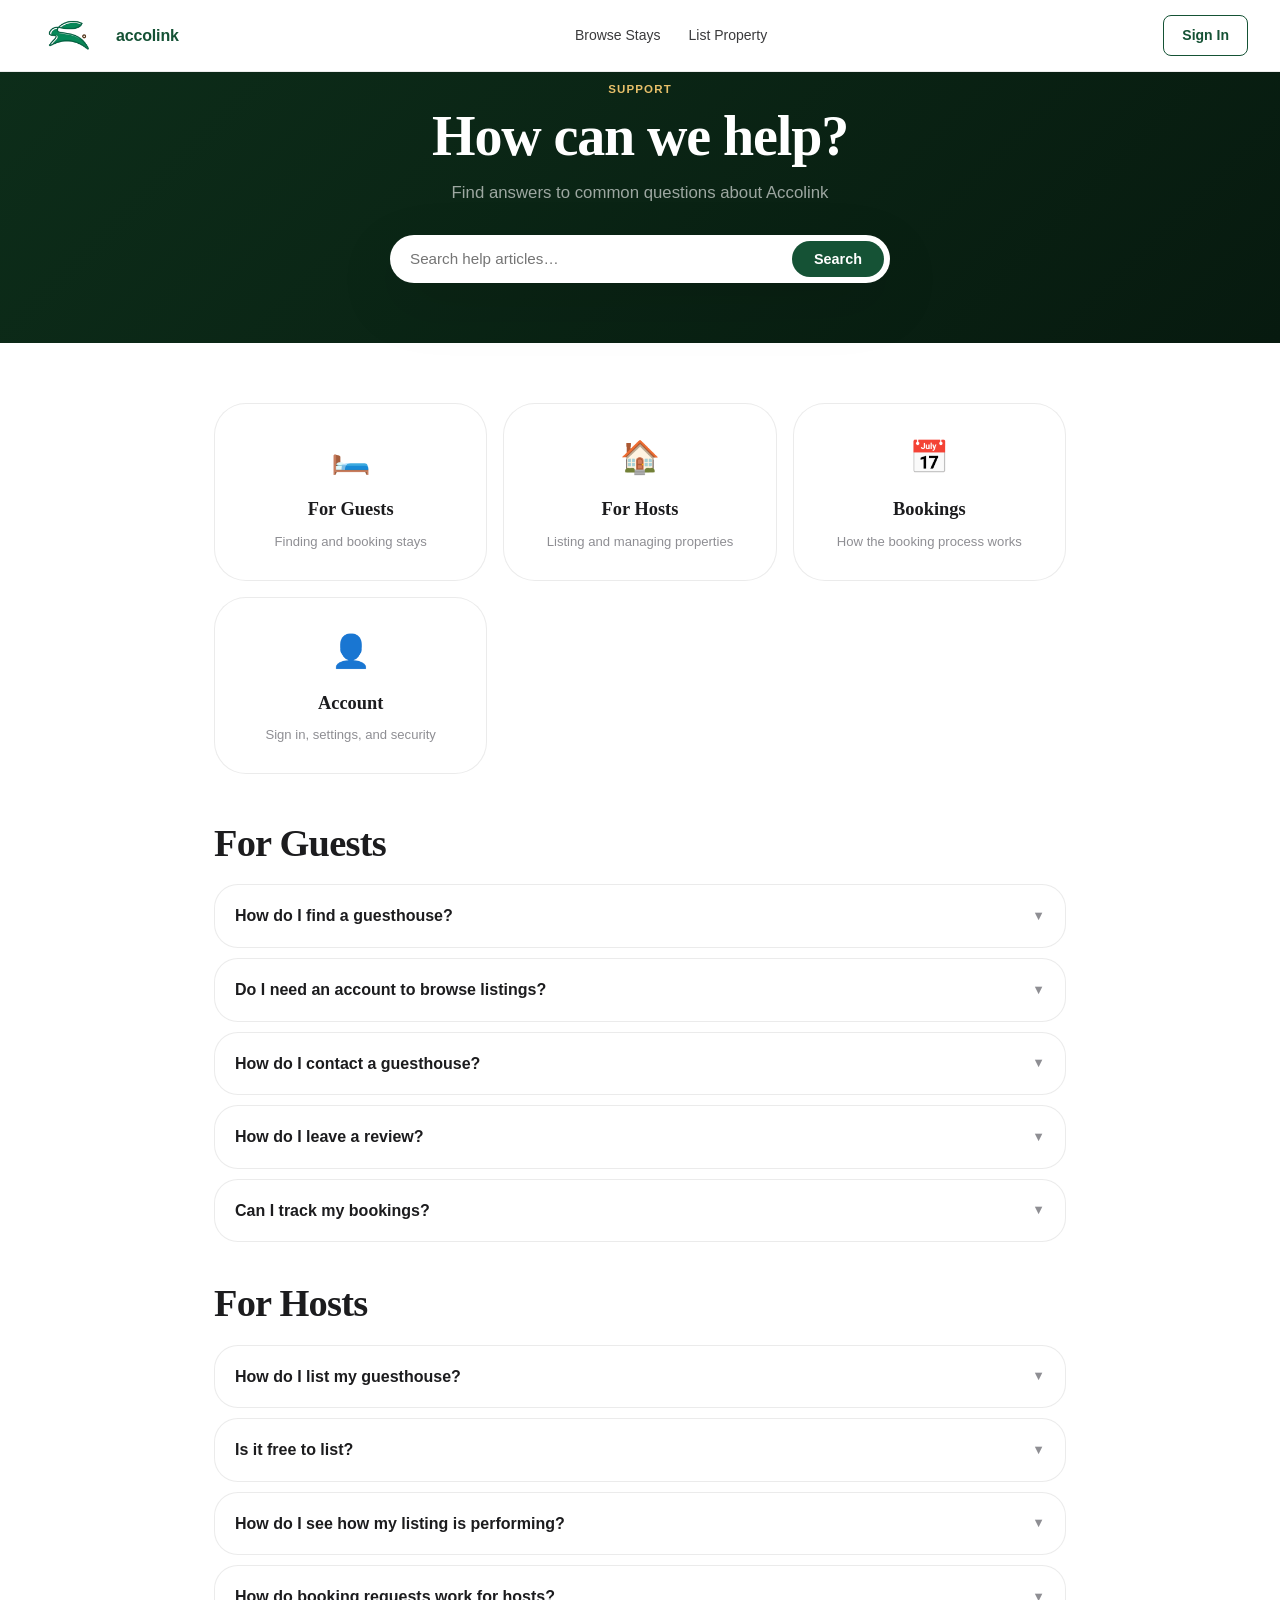
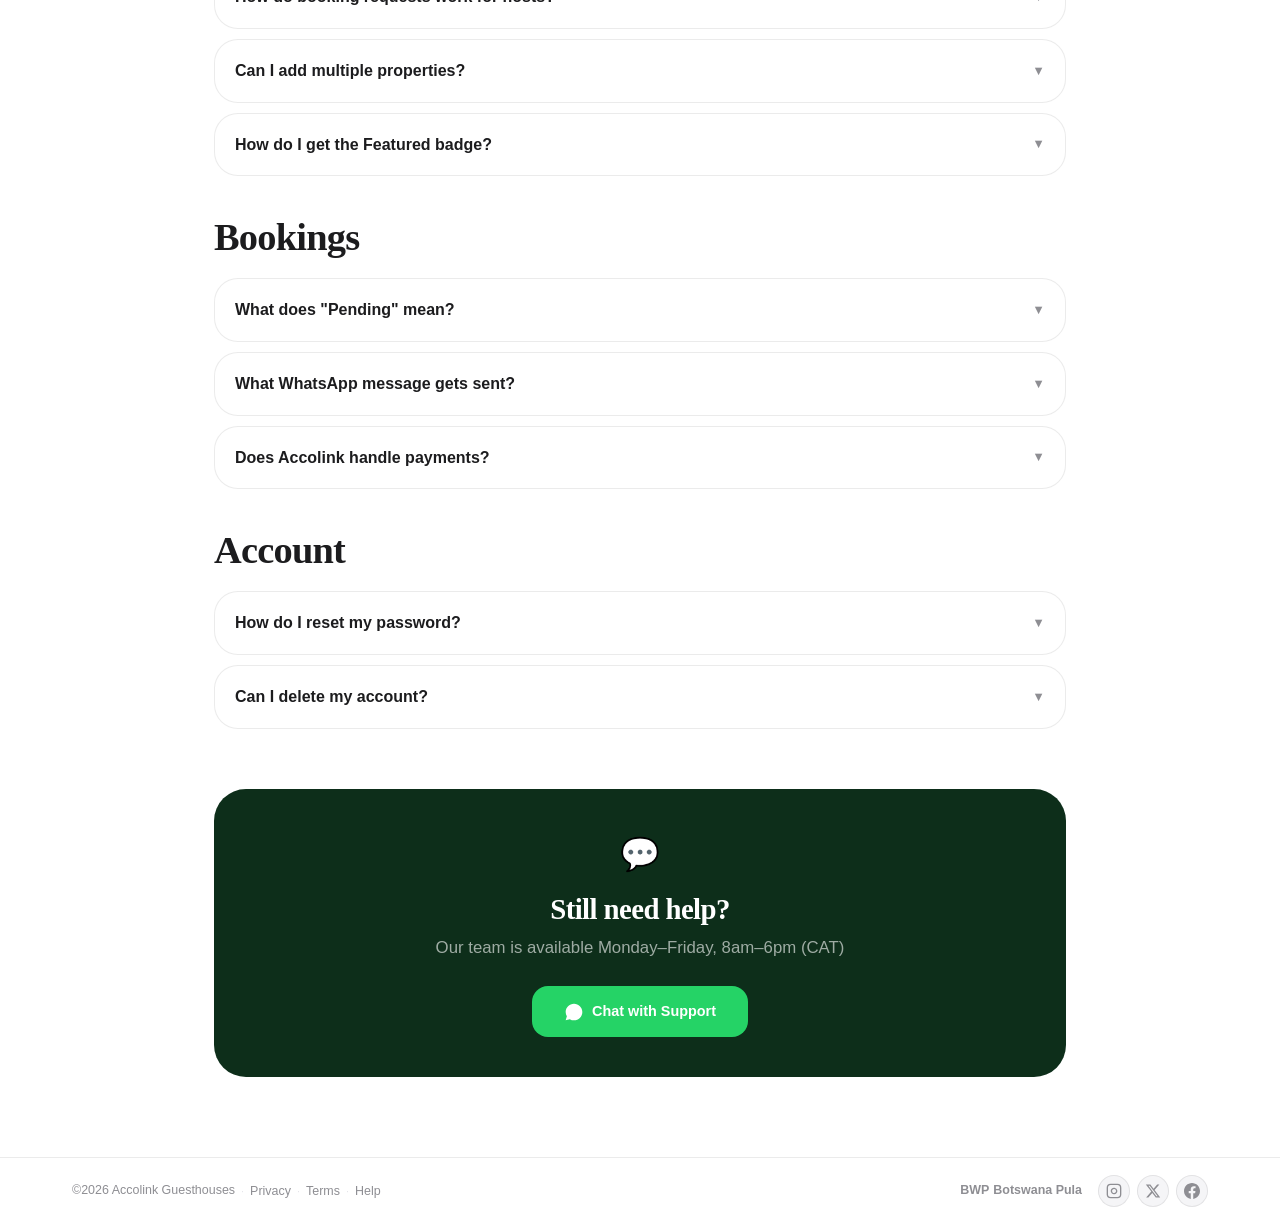
<file: help.html>
<!DOCTYPE html>
<html lang="en">
<head>
  <meta charset="UTF-8">
  <meta name="viewport" content="width=device-width, initial-scale=1.0">
  <title>Help Centre — Accolink</title>
  <link rel="icon" type="image/png" href="/favicon-96x96.png?v=20260430" sizes="96x96">
  <link rel="shortcut icon" href="/favicon.ico?v=20260430">
  <link rel="stylesheet" href="/css/style.css">
  <style>
    .faq-item {
      background: white; border-radius: var(--r-lg);
      border: 1px solid var(--border); margin-bottom: 10px;
      overflow: hidden;
    }
    .faq-q {
      padding: 18px 20px; font-weight: 600; cursor: pointer;
      display: flex; align-items: center; justify-content: space-between;
      color: var(--ink); transition: background var(--t);
    }
    .faq-q:hover { background: var(--cream); }
    .faq-chevron { font-size: .8rem; color: var(--ink-lt); transition: transform .3s; }
    .faq-item.open .faq-chevron { transform: rotate(180deg); }
    .faq-a {
      padding: 0 20px; max-height: 0; overflow: hidden;
      transition: max-height .4s ease, padding .3s ease;
      color: var(--ink-mid); line-height: 1.7; font-size: .9rem;
    }
    .faq-item.open .faq-a { max-height: 400px; padding: 0 20px 18px; }

    .help-hero {
      background: linear-gradient(135deg, var(--g800), var(--g900));
      padding: 80px 24px 60px; text-align: center;
    }
    .help-search {
      max-width: 500px; margin: 28px auto 0;
      display: flex; background: white; border-radius: var(--r-xl);
      padding: 6px 6px 6px 20px; box-shadow: var(--sh-lg);
    }
    .help-search input {
      flex: 1; border: none; outline: none;
      font-size: .95rem; color: var(--ink); background: transparent;
    }
    .help-search button {
      background: var(--g700); color: white;
      padding: 10px 22px; border-radius: var(--r-lg);
      font-weight: 700; font-size: .9rem;
    }

    .help-cards {
      display: grid; grid-template-columns: repeat(auto-fill, minmax(220px, 1fr));
      gap: 16px; margin-bottom: 48px;
    }
    .help-card {
      background: white; border-radius: var(--r-xl);
      padding: 28px 24px; border: 1px solid var(--border);
      text-align: center; cursor: pointer; transition: all var(--t);
    }
    .help-card:hover { box-shadow: var(--sh-md); transform: translateY(-4px); }
    .help-card-icon { font-size: 2rem; margin-bottom: 12px; }
    .help-card-title { font-family: 'Cormorant Garamond', serif; font-size: 1.15rem; font-weight: 700; margin-bottom: 6px; }
    .help-card-sub { font-size: .82rem; color: var(--ink-lt); }
  </style>
</head>
<body>
<nav class="nav scrolled" style="background:white;border-bottom:1px solid var(--border)">
  <a href="/" class="nav-logo">
    <img src="/image/logo.png" alt="Accolink" onerror="this.style.display='none'">
    <span class="nav-logo-text">accolink</span>
  </a>
  <div class="nav-links">
    <a href="/">Browse Stays</a>
    <a href="/list-property.html">List Property</a>
  </div>
  <div style="display:flex;gap:10px">
    <a href="/auth.html" class="btn-ghost">Sign In</a>
  </div>
</nav>

<!-- Hero -->
<div class="help-hero">
  <p class="section-eyebrow" style="color:var(--gold-lt);margin-bottom:8px">Support</p>
  <h1 style="font-family:'Cormorant Garamond',serif;font-size:clamp(2rem,5vw,3.5rem);color:white;margin-bottom:12px">How can we help?</h1>
  <p style="color:rgba(255,255,255,.6);font-size:1.05rem">Find answers to common questions about Accolink</p>
  <div class="help-search">
    <input type="text" placeholder="Search help articles…" id="faqSearch" oninput="filterFAQ(this.value)">
    <button>Search</button>
  </div>
</div>

<div style="max-width:900px;margin:0 auto;padding:60px 24px 80px">

  <!-- Quick links -->
  <div class="help-cards">
    <div class="help-card" onclick="scrollToFAQ('guests')">
      <div class="help-card-icon">🛏️</div>
      <div class="help-card-title">For Guests</div>
      <div class="help-card-sub">Finding and booking stays</div>
    </div>
    <div class="help-card" onclick="scrollToFAQ('hosts')">
      <div class="help-card-icon">🏠</div>
      <div class="help-card-title">For Hosts</div>
      <div class="help-card-sub">Listing and managing properties</div>
    </div>
    <div class="help-card" onclick="scrollToFAQ('bookings')">
      <div class="help-card-icon">📅</div>
      <div class="help-card-title">Bookings</div>
      <div class="help-card-sub">How the booking process works</div>
    </div>
    <div class="help-card" onclick="scrollToFAQ('account')">
      <div class="help-card-icon">👤</div>
      <div class="help-card-title">Account</div>
      <div class="help-card-sub">Sign in, settings, and security</div>
    </div>
  </div>

  <!-- FAQ: Guests -->
  <h2 id="sec-guests" style="font-family:'Cormorant Garamond',serif;margin-bottom:20px">For Guests</h2>
  <div id="faqGuests">
    <div class="faq-item">
      <div class="faq-q" onclick="toggleFAQ(this)">How do I find a guesthouse? <span class="faq-chevron">▼</span></div>
      <div class="faq-a">Browse our listings on the home page. Use the search bar to filter by city and budget, or use the city cards to explore by destination. Click "Explore Guesthouse" on any listing to see full details, photos, amenities, and reviews.</div>
    </div>
    <div class="faq-item">
      <div class="faq-q" onclick="toggleFAQ(this)">Do I need an account to browse listings? <span class="faq-chevron">▼</span></div>
      <div class="faq-a">No — you can browse all listings, photos, amenities, and reviews without an account. However, you'll need a free Accolink account to contact a guesthouse or leave a review.</div>
    </div>
    <div class="faq-item">
      <div class="faq-q" onclick="toggleFAQ(this)">How do I contact a guesthouse? <span class="faq-chevron">▼</span></div>
      <div class="faq-a">Open any listing and click "WhatsApp" or "Call". WhatsApp will open with an automated message ready to send. The call button will dial the guesthouse directly. You'll need to be signed in to use these features so we can track your booking status.</div>
    </div>
    <div class="faq-item">
      <div class="faq-q" onclick="toggleFAQ(this)">How do I leave a review? <span class="faq-chevron">▼</span></div>
      <div class="faq-a">Sign in, open a guesthouse listing, and scroll down to the reviews section. Select a star rating, write your experience, and click "Submit Review". You can only leave one review per property.</div>
    </div>
    <div class="faq-item">
      <div class="faq-q" onclick="toggleFAQ(this)">Can I track my bookings? <span class="faq-chevron">▼</span></div>
      <div class="faq-a">Yes. Go to your Dashboard after signing in. Under "Bookings" you'll see all your pending and confirmed booking requests. Once a guesthouse confirms, your booking status changes from Pending to Successful.</div>
    </div>
  </div>

  <!-- FAQ: Hosts -->
  <h2 id="sec-hosts" style="font-family:'Cormorant Garamond',serif;margin:40px 0 20px">For Hosts</h2>
  <div id="faqHosts">
    <div class="faq-item">
      <div class="faq-q" onclick="toggleFAQ(this)">How do I list my guesthouse? <span class="faq-chevron">▼</span></div>
      <div class="faq-a">Create a free account, then click "List Property" in the navigation. Follow the 5-step form: basic info → description & contact → amenities → photos → review & publish. Your listing goes live immediately.</div>
    </div>
    <div class="faq-item">
      <div class="faq-q" onclick="toggleFAQ(this)">Is it free to list? <span class="faq-chevron">▼</span></div>
      <div class="faq-a">Yes, listing your property on Accolink is completely free. We charge no commission or subscription fees. Our mission is to connect Botswana's guesthouses with travellers.</div>
    </div>
    <div class="faq-item">
      <div class="faq-q" onclick="toggleFAQ(this)">How do I see how my listing is performing? <span class="faq-chevron">▼</span></div>
      <div class="faq-a">Your Dashboard shows real-time analytics for each property: total views (how many people scrolled past your listing), clicks (how many opened your listing), booking requests (how many contacted you), ratings received, pending bookings, and successful bookings.</div>
    </div>
    <div class="faq-item">
      <div class="faq-q" onclick="toggleFAQ(this)">How do booking requests work for hosts? <span class="faq-chevron">▼</span></div>
      <div class="faq-a">When a guest contacts you via WhatsApp or Call, a booking is automatically logged as "Pending" in both dashboards. Once you've confirmed with the guest directly, go to your Bookings tab and click "Confirm" to mark it as Successful — or "Cancel" if unavailable.</div>
    </div>
    <div class="faq-item">
      <div class="faq-q" onclick="toggleFAQ(this)">Can I add multiple properties? <span class="faq-chevron">▼</span></div>
      <div class="faq-a">Yes. You can list as many properties as you own. Each property has its own analytics, booking tracker, and reviews. Access all your listings from the "My Properties" section of your dashboard.</div>
    </div>
    <div class="faq-item">
      <div class="faq-q" onclick="toggleFAQ(this)">How do I get the Featured badge? <span class="faq-chevron">▼</span></div>
      <div class="faq-a">Featured status is currently assigned by Accolink based on listing quality, photo count, review scores, and booking activity. Properties with complete profiles, great photos, and positive reviews are prioritised. Contact us to request a review.</div>
    </div>
  </div>

  <!-- FAQ: Bookings -->
  <h2 id="sec-bookings" style="font-family:'Cormorant Garamond',serif;margin:40px 0 20px">Bookings</h2>
  <div id="faqBookings">
    <div class="faq-item">
      <div class="faq-q" onclick="toggleFAQ(this)">What does "Pending" mean? <span class="faq-chevron">▼</span></div>
      <div class="faq-a">Pending means a guest has initiated contact via WhatsApp or phone, but neither party has confirmed the booking yet. Once you've spoken and agreed on dates, the host should click "Confirm" in their dashboard to mark it Successful.</div>
    </div>
    <div class="faq-item">
      <div class="faq-q" onclick="toggleFAQ(this)">What WhatsApp message gets sent? <span class="faq-chevron">▼</span></div>
      <div class="faq-a">The automated message reads: "Hello! I would like to enquire about availability at your guesthouse." This is prefilled in WhatsApp so the guest can send it immediately or customise it before sending.</div>
    </div>
    <div class="faq-item">
      <div class="faq-q" onclick="toggleFAQ(this)">Does Accolink handle payments? <span class="faq-chevron">▼</span></div>
      <div class="faq-a">No. Accolink facilitates introductions between guests and hosts. Payment arrangements are made directly between the two parties — cash, EFT, or any method you agree on.</div>
    </div>
  </div>

  <!-- FAQ: Account -->
  <h2 id="sec-account" style="font-family:'Cormorant Garamond',serif;margin:40px 0 20px">Account</h2>
  <div id="faqAccount">
    <div class="faq-item">
      <div class="faq-q" onclick="toggleFAQ(this)">How do I reset my password? <span class="faq-chevron">▼</span></div>
      <div class="faq-a">On the sign-in page, click "Forgot password?" and enter your email. You'll receive a reset link. If you don't see it, check your spam folder.</div>
    </div>
    <div class="faq-item">
      <div class="faq-q" onclick="toggleFAQ(this)">Can I delete my account? <span class="faq-chevron">▼</span></div>
      <div class="faq-a">Yes. Email us at support@accolinkguesthouses.com with the subject "Delete My Account" and we'll remove all your data within 7 business days.</div>
    </div>
  </div>

  <!-- Contact CTA -->
  <div style="background:var(--g800);border-radius:var(--r-xl);padding:40px;text-align:center;margin-top:60px">
    <div style="font-size:2rem;margin-bottom:14px">💬</div>
    <h2 style="font-family:'Cormorant Garamond',serif;color:white;font-size:1.8rem;margin-bottom:10px">Still need help?</h2>
    <p style="color:rgba(255,255,255,.6);margin-bottom:24px;font-size:1.05rem">Our team is available Monday–Friday, 8am–6pm (CAT)</p>
    <a href="https://wa.me/26771234567?text=Hi%20Accolink%20support%2C%20I%20need%20help%20with..." class="btn-whatsapp" target="_blank" rel="noopener" style="display:inline-flex;align-items:center;gap:8px;padding:14px 32px;border-radius:var(--r-md);text-decoration:none">
      <svg width="20" height="20" viewBox="0 0 24 24" fill="currentColor"><path d="M17.472 14.382c-.297-.149-1.758-.867-2.03-.967-.273-.099-.471-.148-.67.15-.197.297-.767.966-.94 1.164-.173.199-.347.223-.644.075-.297-.15-1.255-.463-2.39-1.475-.883-.788-1.48-1.761-1.653-2.059-.173-.297-.018-.458.13-.606.134-.133.298-.347.446-.52.149-.174.198-.298.298-.497.099-.198.05-.371-.025-.52-.075-.149-.669-1.612-.916-2.207-.242-.579-.487-.5-.669-.51-.173-.008-.371-.01-.57-.01-.198 0-.52.074-.792.372-.272.297-1.04 1.016-1.04 2.479 0 1.462 1.065 2.875 1.213 3.074.149.198 2.096 3.2 5.077 4.487.709.306 1.262.489 1.694.625.712.227 1.36.195 1.871.118.571-.085 1.758-.719 2.006-1.413.248-.694.248-1.289.173-1.413-.074-.124-.272-.198-.57-.347z"/><path d="M11.999 2C6.477 2 2 6.477 2 12c0 1.89.525 3.66 1.438 5.168L2 22l4.985-1.418A9.943 9.943 0 0 0 12 22c5.523 0 10-4.477 10-10S17.523 2 12 2z"/></svg>
      Chat with Support
    </a>
  </div>
</div>

<footer>
  <div class="footer-bottom footer-pad" style="max-width:1200px;margin:0 auto;border-top:1px solid rgba(255,255,255,.07)">
    <div class="footer-legal">
      <span class="footer-copy">©2026 Accolink Guesthouses</span>
      <span class="footer-sep">·</span>
      <button class="footer-legal-btn" onclick="window.location='/privacy.html'">Privacy</button>
      <span class="footer-sep">·</span>
      <button class="footer-legal-btn" onclick="window.location='/terms.html'">Terms</button>
      <span class="footer-sep">·</span>
      <button class="footer-legal-btn" onclick="window.location='/help.html'">Help</button>
    </div>
    <div class="footer-right">
      <div class="footer-currency"><span>BWP</span> Botswana Pula</div>
      <div class="footer-social">
        <a href="https://instagram.com" class="social-btn" target="_blank" rel="noopener" aria-label="Instagram"><svg width="16" height="16" viewBox="0 0 24 24" fill="none" stroke="currentColor" stroke-width="2"><rect x="2" y="2" width="20" height="20" rx="5"/><path d="M16 11.37A4 4 0 1 1 12.63 8 4 4 0 0 1 16 11.37z"/><line x1="17.5" y1="6.5" x2="17.51" y2="6.5"/></svg></a>
        <a href="https://twitter.com" class="social-btn" target="_blank" rel="noopener" aria-label="X"><svg width="16" height="16" viewBox="0 0 24 24" fill="currentColor"><path d="M18.244 2.25h3.308l-7.227 8.26 8.502 11.24H16.17l-5.214-6.817L4.99 21.75H1.68l7.73-8.835L1.254 2.25H8.08l4.713 6.231zm-1.161 17.52h1.833L7.084 4.126H5.117z"/></svg></a>
        <a href="https://facebook.com" class="social-btn" target="_blank" rel="noopener" aria-label="Facebook"><svg width="16" height="16" viewBox="0 0 24 24" fill="currentColor"><path d="M24 12.073c0-6.627-5.373-12-12-12s-12 5.373-12 12c0 5.99 4.388 10.954 10.125 11.854v-8.385H7.078v-3.47h3.047V9.43c0-3.007 1.792-4.669 4.533-4.669 1.312 0 2.686.235 2.686.235v2.953H15.83c-1.491 0-1.956.925-1.956 1.874v2.25h3.328l-.532 3.47h-2.796v8.385C19.612 23.027 24 18.062 24 12.073z"/></svg></a>
      </div>
    </div>
  </div>
</footer>

<script>
function toggleFAQ(btn) {
  btn.parentElement.classList.toggle('open');
}
function scrollToFAQ(section) {
  const map = { guests:'sec-guests', hosts:'sec-hosts', bookings:'sec-bookings', account:'sec-account' };
  document.getElementById(map[section])?.scrollIntoView({ behavior: 'smooth', block: 'start' });
}
function filterFAQ(query) {
  const q = query.toLowerCase();
  document.querySelectorAll('.faq-item').forEach(item => {
    const text = item.textContent.toLowerCase();
    item.style.display = text.includes(q) ? 'block' : 'none';
  });
}
</script>
</body>
</html>
</file>
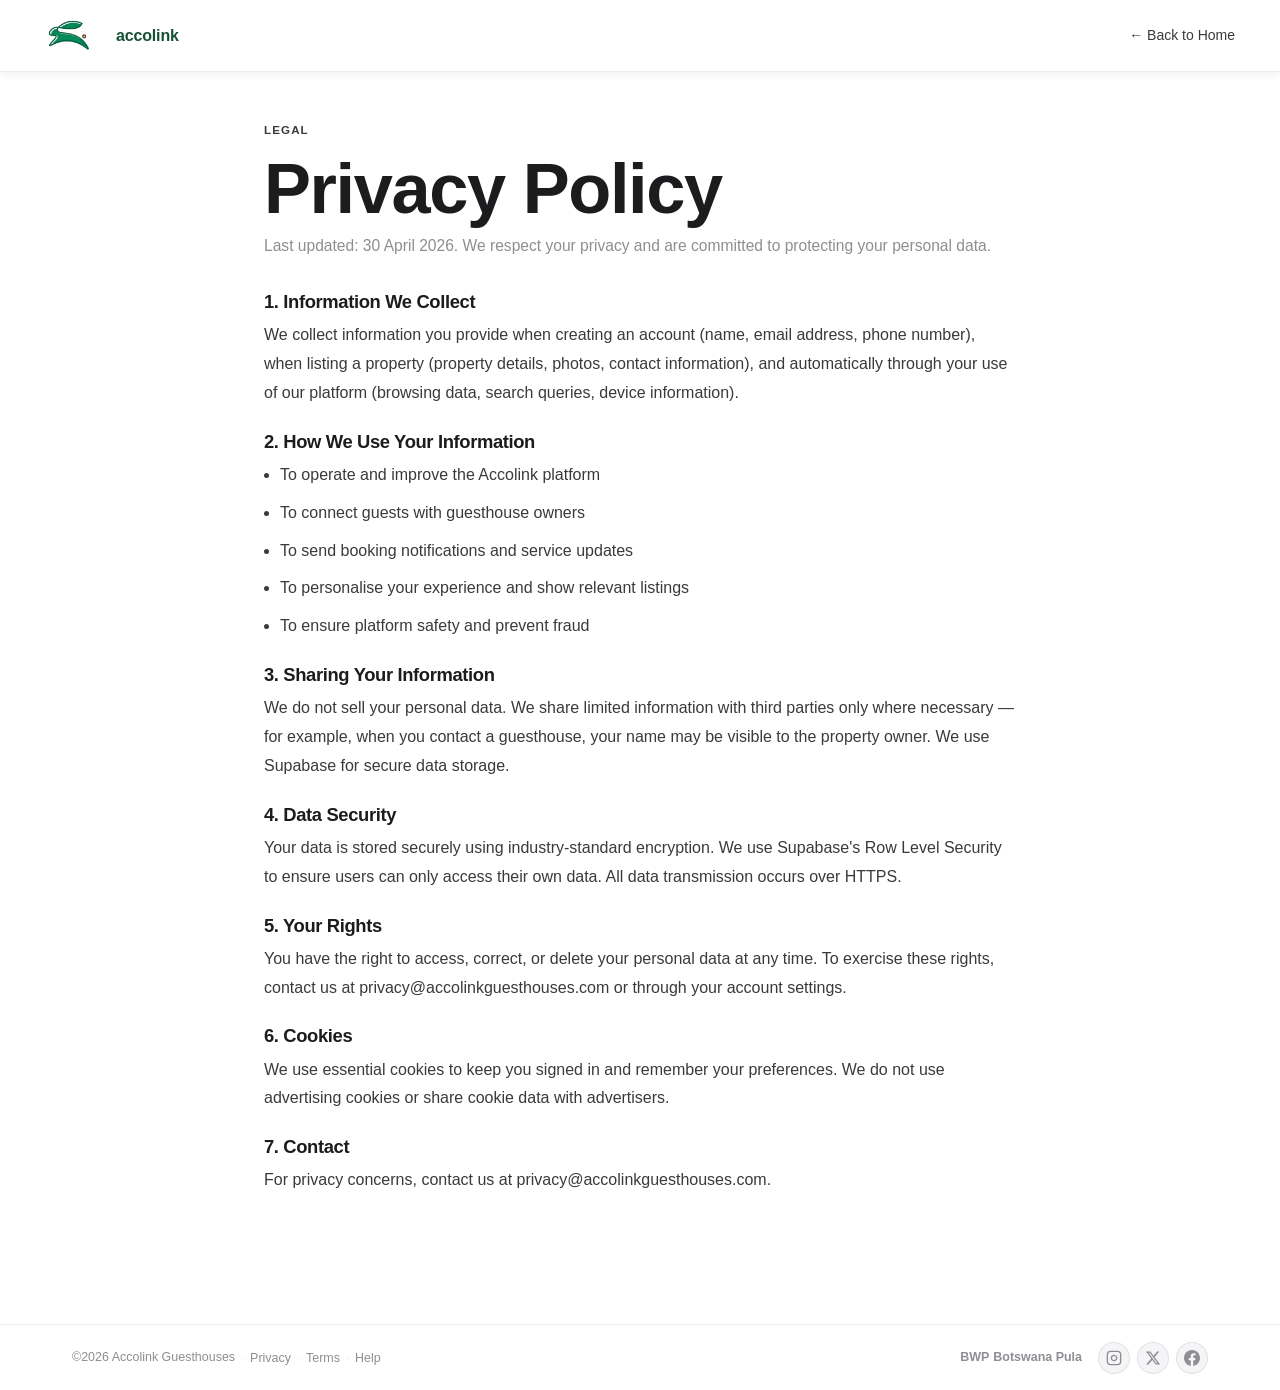
<file: privacy.html>
<!DOCTYPE html>
<html lang="en">
<head>
  <meta charset="UTF-8">
  <meta name="viewport" content="width=device-width, initial-scale=1.0">
  <title>Privacy Policy — Accolink</title>
  <link rel="icon" type="image/png" href="/favicon-96x96.png?v=20260430" sizes="96x96">
  <link rel="shortcut icon" href="/favicon.ico?v=20260430">
  <link rel="stylesheet" href="/css/style.css">
</head>
<body>
<nav class="nav scrolled" style="background:white;border-bottom:1px solid var(--border)">
  <a href="/" class="nav-logo">
    <img src="/image/logo.png" alt="Accolink" onerror="this.style.display='none'">
    <span class="nav-logo-text">accolink</span>
  </a>
  <div class="nav-links"><a href="/">← Back to Home</a></div>
</nav>

<div class="simple-page" style="padding-top:120px">
  <p class="section-eyebrow">Legal</p>
  <h1>Privacy Policy</h1>
  <p class="lead">Last updated: 30 April 2026. We respect your privacy and are committed to protecting your personal data.</p>

  <h2>1. Information We Collect</h2>
  <p>We collect information you provide when creating an account (name, email address, phone number), when listing a property (property details, photos, contact information), and automatically through your use of our platform (browsing data, search queries, device information).</p>

  <h2>2. How We Use Your Information</h2>
  <ul>
    <li>To operate and improve the Accolink platform</li>
    <li>To connect guests with guesthouse owners</li>
    <li>To send booking notifications and service updates</li>
    <li>To personalise your experience and show relevant listings</li>
    <li>To ensure platform safety and prevent fraud</li>
  </ul>

  <h2>3. Sharing Your Information</h2>
  <p>We do not sell your personal data. We share limited information with third parties only where necessary — for example, when you contact a guesthouse, your name may be visible to the property owner. We use Supabase for secure data storage.</p>

  <h2>4. Data Security</h2>
  <p>Your data is stored securely using industry-standard encryption. We use Supabase's Row Level Security to ensure users can only access their own data. All data transmission occurs over HTTPS.</p>

  <h2>5. Your Rights</h2>
  <p>You have the right to access, correct, or delete your personal data at any time. To exercise these rights, contact us at privacy@accolinkguesthouses.com or through your account settings.</p>

  <h2>6. Cookies</h2>
  <p>We use essential cookies to keep you signed in and remember your preferences. We do not use advertising cookies or share cookie data with advertisers.</p>

  <h2>7. Contact</h2>
  <p>For privacy concerns, contact us at privacy@accolinkguesthouses.com.</p>
</div>

<footer style="margin-top:40px">
  <div class="footer-bottom footer-pad" style="max-width:1200px;margin:0 auto;border-top:1px solid rgba(255,255,255,.07)">
    <div class="footer-legal">
      <span class="footer-copy">©2026 Accolink Guesthouses</span>
      <span class="footer-sep">·</span>
      <button class="footer-legal-btn" onclick="window.location='/privacy.html'">Privacy</button>
      <span class="footer-sep">·</span>
      <button class="footer-legal-btn" onclick="window.location='/terms.html'">Terms</button>
      <span class="footer-sep">·</span>
      <button class="footer-legal-btn" onclick="window.location='/help.html'">Help</button>
    </div>
    <div class="footer-right">
      <div class="footer-currency"><span>BWP</span> Botswana Pula</div>
      <div class="footer-social">
        <a href="https://instagram.com" class="social-btn" target="_blank" rel="noopener" aria-label="Instagram"><svg width="16" height="16" viewBox="0 0 24 24" fill="none" stroke="currentColor" stroke-width="2"><rect x="2" y="2" width="20" height="20" rx="5"/><path d="M16 11.37A4 4 0 1 1 12.63 8 4 4 0 0 1 16 11.37z"/><line x1="17.5" y1="6.5" x2="17.51" y2="6.5"/></svg></a>
        <a href="https://twitter.com" class="social-btn" target="_blank" rel="noopener" aria-label="X"><svg width="16" height="16" viewBox="0 0 24 24" fill="currentColor"><path d="M18.244 2.25h3.308l-7.227 8.26 8.502 11.24H16.17l-5.214-6.817L4.99 21.75H1.68l7.73-8.835L1.254 2.25H8.08l4.713 6.231zm-1.161 17.52h1.833L7.084 4.126H5.117z"/></svg></a>
        <a href="https://facebook.com" class="social-btn" target="_blank" rel="noopener" aria-label="Facebook"><svg width="16" height="16" viewBox="0 0 24 24" fill="currentColor"><path d="M24 12.073c0-6.627-5.373-12-12-12s-12 5.373-12 12c0 5.99 4.388 10.954 10.125 11.854v-8.385H7.078v-3.47h3.047V9.43c0-3.007 1.792-4.669 4.533-4.669 1.312 0 2.686.235 2.686.235v2.953H15.83c-1.491 0-1.956.925-1.956 1.874v2.25h3.328l-.532 3.47h-2.796v8.385C19.612 23.027 24 18.062 24 12.073z"/></svg></a>
      </div>
    </div>
  </div>
</footer>
</body>
</html>
</file>
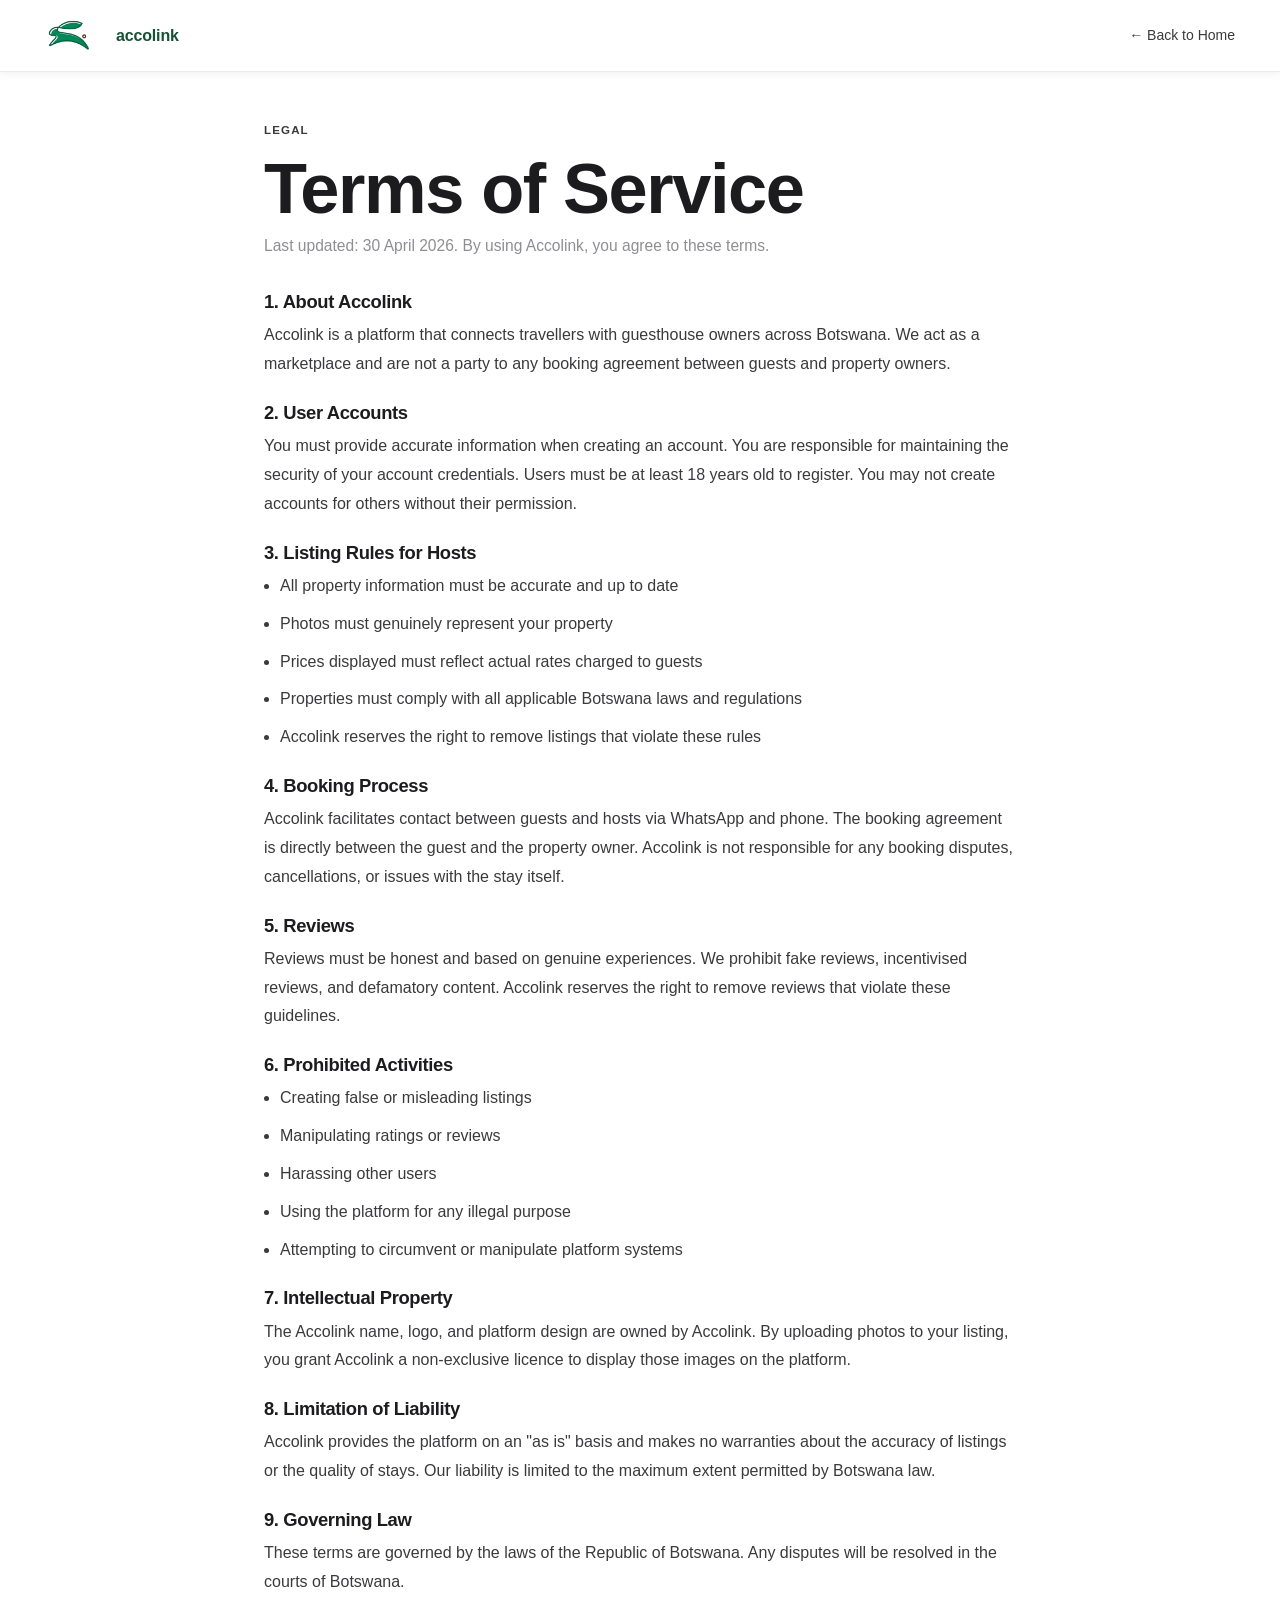
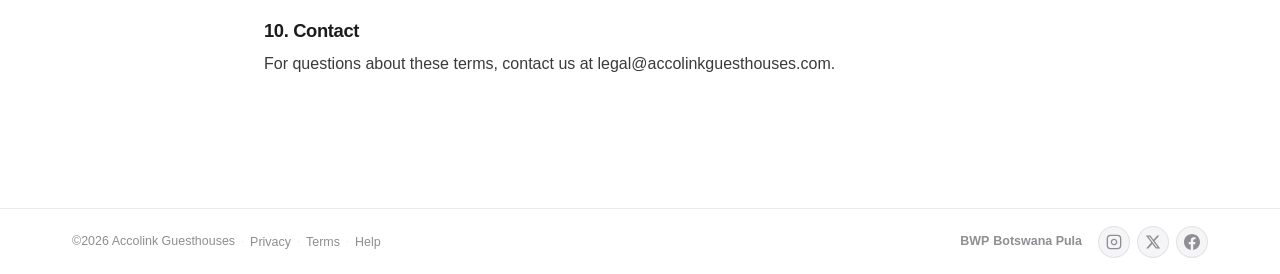
<file: terms.html>
<!DOCTYPE html>
<html lang="en">
<head>
  <meta charset="UTF-8">
  <meta name="viewport" content="width=device-width, initial-scale=1.0">
  <title>Terms of Service — Accolink</title>
  <link rel="icon" type="image/png" href="/favicon-96x96.png?v=20260430" sizes="96x96">
  <link rel="shortcut icon" href="/favicon.ico?v=20260430">
  <link rel="stylesheet" href="/css/style.css">
</head>
<body>
<nav class="nav scrolled" style="background:white;border-bottom:1px solid var(--border)">
  <a href="/" class="nav-logo">
    <img src="/image/logo.png" alt="Accolink" onerror="this.style.display='none'">
    <span class="nav-logo-text">accolink</span>
  </a>
  <div class="nav-links"><a href="/">← Back to Home</a></div>
</nav>

<div class="simple-page" style="padding-top:120px">
  <p class="section-eyebrow">Legal</p>
  <h1>Terms of Service</h1>
  <p class="lead">Last updated: 30 April 2026. By using Accolink, you agree to these terms.</p>

  <h2>1. About Accolink</h2>
  <p>Accolink is a platform that connects travellers with guesthouse owners across Botswana. We act as a marketplace and are not a party to any booking agreement between guests and property owners.</p>

  <h2>2. User Accounts</h2>
  <p>You must provide accurate information when creating an account. You are responsible for maintaining the security of your account credentials. Users must be at least 18 years old to register. You may not create accounts for others without their permission.</p>

  <h2>3. Listing Rules for Hosts</h2>
  <ul>
    <li>All property information must be accurate and up to date</li>
    <li>Photos must genuinely represent your property</li>
    <li>Prices displayed must reflect actual rates charged to guests</li>
    <li>Properties must comply with all applicable Botswana laws and regulations</li>
    <li>Accolink reserves the right to remove listings that violate these rules</li>
  </ul>

  <h2>4. Booking Process</h2>
  <p>Accolink facilitates contact between guests and hosts via WhatsApp and phone. The booking agreement is directly between the guest and the property owner. Accolink is not responsible for any booking disputes, cancellations, or issues with the stay itself.</p>

  <h2>5. Reviews</h2>
  <p>Reviews must be honest and based on genuine experiences. We prohibit fake reviews, incentivised reviews, and defamatory content. Accolink reserves the right to remove reviews that violate these guidelines.</p>

  <h2>6. Prohibited Activities</h2>
  <ul>
    <li>Creating false or misleading listings</li>
    <li>Manipulating ratings or reviews</li>
    <li>Harassing other users</li>
    <li>Using the platform for any illegal purpose</li>
    <li>Attempting to circumvent or manipulate platform systems</li>
  </ul>

  <h2>7. Intellectual Property</h2>
  <p>The Accolink name, logo, and platform design are owned by Accolink. By uploading photos to your listing, you grant Accolink a non-exclusive licence to display those images on the platform.</p>

  <h2>8. Limitation of Liability</h2>
  <p>Accolink provides the platform on an "as is" basis and makes no warranties about the accuracy of listings or the quality of stays. Our liability is limited to the maximum extent permitted by Botswana law.</p>

  <h2>9. Governing Law</h2>
  <p>These terms are governed by the laws of the Republic of Botswana. Any disputes will be resolved in the courts of Botswana.</p>

  <h2>10. Contact</h2>
  <p>For questions about these terms, contact us at legal@accolinkguesthouses.com.</p>
</div>

<footer style="margin-top:40px">
  <div class="footer-bottom footer-pad" style="max-width:1200px;margin:0 auto;border-top:1px solid rgba(255,255,255,.07)">
    <div class="footer-legal">
      <span class="footer-copy">©2026 Accolink Guesthouses</span>
      <span class="footer-sep">·</span>
      <button class="footer-legal-btn" onclick="window.location='/privacy.html'">Privacy</button>
      <span class="footer-sep">·</span>
      <button class="footer-legal-btn" onclick="window.location='/terms.html'">Terms</button>
      <span class="footer-sep">·</span>
      <button class="footer-legal-btn" onclick="window.location='/help.html'">Help</button>
    </div>
    <div class="footer-right">
      <div class="footer-currency"><span>BWP</span> Botswana Pula</div>
      <div class="footer-social">
        <a href="https://instagram.com" class="social-btn" target="_blank" rel="noopener" aria-label="Instagram"><svg width="16" height="16" viewBox="0 0 24 24" fill="none" stroke="currentColor" stroke-width="2"><rect x="2" y="2" width="20" height="20" rx="5"/><path d="M16 11.37A4 4 0 1 1 12.63 8 4 4 0 0 1 16 11.37z"/><line x1="17.5" y1="6.5" x2="17.51" y2="6.5"/></svg></a>
        <a href="https://twitter.com" class="social-btn" target="_blank" rel="noopener" aria-label="X"><svg width="16" height="16" viewBox="0 0 24 24" fill="currentColor"><path d="M18.244 2.25h3.308l-7.227 8.26 8.502 11.24H16.17l-5.214-6.817L4.99 21.75H1.68l7.73-8.835L1.254 2.25H8.08l4.713 6.231zm-1.161 17.52h1.833L7.084 4.126H5.117z"/></svg></a>
        <a href="https://facebook.com" class="social-btn" target="_blank" rel="noopener" aria-label="Facebook"><svg width="16" height="16" viewBox="0 0 24 24" fill="currentColor"><path d="M24 12.073c0-6.627-5.373-12-12-12s-12 5.373-12 12c0 5.99 4.388 10.954 10.125 11.854v-8.385H7.078v-3.47h3.047V9.43c0-3.007 1.792-4.669 4.533-4.669 1.312 0 2.686.235 2.686.235v2.953H15.83c-1.491 0-1.956.925-1.956 1.874v2.25h3.328l-.532 3.47h-2.796v8.385C19.612 23.027 24 18.062 24 12.073z"/></svg></a>
      </div>
    </div>
  </div>
</footer>
</body>
</html>
</file>
<file: css/style.css>
/* ============================================================
   ACCOLINK — Premium Stylesheet  v2
   Font: SF Pro / System UI stack (no import needed)
   ============================================================ */

:root {
  --g900: #071A0F;
  --g800: #0D2E1A;
  --g700: #155235;
  --g600: #1B6B43;
  --g500: #228B57;
  --g400: #4AAF7E;
  --g300: #A8D5BE;
  --g100: #E8F5EE;

  --gold:    #C9983A;
  --gold-lt: #E8C06A;
  --gold-dk: #9A7228;

  --cream:   #FFFFFF;
  --cream2:  #F5F5F7;
  --cream3:  #E5E5EA;

  --ink:     #1C1C1E;
  --ink-mid: #3A3A3C;
  --ink-lt:  #8E8E93;

  --white:   #FFFFFF;
  --surface: #FFFFFF;
  --border:  rgba(0,0,0,0.08);

  --r-sm:  8px;
  --r-md:  16px;
  --r-lg:  24px;
  --r-xl:  32px;
  --r-2xl: 48px;

  --sh-sm: 0 2px 8px rgba(0,0,0,0.06);
  --sh-md: 0 8px 32px rgba(0,0,0,0.09);
  --sh-lg: 0 20px 60px rgba(0,0,0,0.12);
  --sh-xl: 0 40px 100px rgba(0,0,0,0.15);

  --ease: cubic-bezier(0.16,1,0.3,1);
  --t:    0.28s var(--ease);
  --font: -apple-system, BlinkMacSystemFont, 'SF Pro Display', 'SF Pro Text',
          'Helvetica Neue', Arial, 'Segoe UI', system-ui, sans-serif;
}

*, *::before, *::after { box-sizing: border-box; margin: 0; padding: 0; }
html { scroll-behavior: smooth; font-size: 16px; }
body {
  font-family: var(--font);
  background: #fff;
  color: var(--ink);
  line-height: 1.6;
  -webkit-font-smoothing: antialiased;
  overflow-x: hidden;
}
img { display: block; max-width: 100%; object-fit: cover; }
a   { text-decoration: none; color: inherit; }
button { font-family: inherit; cursor: pointer; border: none; background: none; }
input, textarea, select { font-family: inherit; }

h1,h2,h3 { font-family: var(--font); font-weight: 700; line-height: 1.1; letter-spacing: -0.02em; }
h1 { font-size: clamp(2.4rem, 5.5vw, 4.8rem); }
h2 { font-size: clamp(1.6rem, 3vw, 2.4rem); }
h3 { font-size: clamp(1.1rem, 2vw, 1.5rem); }

/* ============================================================ NAV */
.nav {
  position: fixed; top: 0; left: 0; right: 0; z-index: 1000;
  padding: 0 32px; height: 72px;
  display: flex; align-items: center; justify-content: space-between;
  background: rgba(255,255,255,0.96);
  backdrop-filter: blur(20px) saturate(180%);
  border-bottom: 1px solid var(--border);
  transition: box-shadow var(--t);
}
.nav.scrolled { box-shadow: var(--sh-sm); }
.nav.hero-nav { background: rgba(255,255,255,0.96); }
.nav.hero-nav .nav-logo-text { color: var(--g700); }
.nav.hero-nav .nav-links a   { color: var(--ink-mid); }

.nav-logo { display: flex; align-items: center; gap: 12px; }
.nav-logo img { width: 72px; height: 72px; object-fit: contain; }
.nav-logo-text {
  font-size: 1rem; font-weight: 700; color: var(--g700);
  letter-spacing: -0.01em; transition: color var(--t);
}

.nav-links { display: flex; align-items: center; gap: 2px; }
.nav-links a {
  padding: 7px 13px; border-radius: var(--r-sm);
  font-size: 0.875rem; font-weight: 500; color: var(--ink-mid);
  transition: all var(--t);
}
.nav-links a:hover { background: var(--cream2); color: var(--g700); }

.nav-auth-btns { display: flex; align-items: center; gap: 10px; }
.nav-user-menu { display: none; align-items: center; gap: 10px; }

.btn-ghost {
  padding: 8px 18px; border-radius: var(--r-sm);
  font-size: 0.875rem; font-weight: 600;
  color: var(--g700); border: 1.5px solid var(--g700);
  transition: all var(--t);
}
.btn-ghost:hover { background: var(--g700); color: #fff; }

.btn-primary {
  padding: 8px 20px; border-radius: var(--r-sm);
  font-size: 0.875rem; font-weight: 600;
  background: var(--g700); color: #fff;
  transition: all var(--t);
}
.btn-primary:hover { background: var(--g800); transform: translateY(-1px); box-shadow: var(--sh-md); }

.btn-gold {
  padding: 14px 32px; border-radius: var(--r-md);
  font-size: 1rem; font-weight: 700;
  background: linear-gradient(135deg, var(--gold), var(--gold-dk));
  color: #fff; box-shadow: 0 6px 24px rgba(201,152,58,0.35);
  transition: all var(--t);
}
.btn-gold:hover { transform: translateY(-2px); box-shadow: 0 10px 32px rgba(201,152,58,0.45); }
.btn-lg { padding: 16px 40px; font-size: 1.05rem; border-radius: var(--r-lg); }

.nav-hamburger { display: none; flex-direction: column; gap: 5px; width: 26px; }
.nav-hamburger span { height: 2px; background: var(--g700); border-radius: 2px; transition: all var(--t); }

/* ============================================================ HERO */
.hero {
  position: relative; min-height: 82svh;
  display: flex; flex-direction: column; justify-content: center; align-items: center;
  background: #fff; padding: 100px 24px 56px; overflow: hidden;
}
.hero::after {
  content: ''; position: absolute; bottom: 0; left: 10%; right: 10%; height: 2px;
  background: linear-gradient(90deg, transparent, var(--g300), transparent);
}
.hero-bg, .hero-grid, .hero-orb { display: none; }

.hero-content { position: relative; z-index: 2; text-align: center; max-width: 720px; }
.hero-badge   { display: none; }
.hero-title   { color: var(--ink); margin-bottom: 0; font-weight: 800; letter-spacing: -0.03em; }
.hero-title span { color: var(--g700); }
.hero-subtitle { display: none; }

.search-widget {
  display: flex; justify-content: center;
  margin: 32px auto 0; max-width: 560px; width: 100%;
}
.search-bar-wrap {
  display: flex; align-items: center;
  width: 100%; background: #fff; border-radius: 50px;
  box-shadow: 0 4px 24px rgba(0,0,0,0.10), 0 0 0 1.5px var(--border);
  padding: 12px 22px; gap: 10px; transition: box-shadow var(--t);
}
.search-bar-wrap:focus-within {
  box-shadow: 0 4px 32px rgba(21,82,53,0.18), 0 0 0 2px var(--g500);
}
.search-bar-icon { width: 18px; height: 18px; flex-shrink: 0; color: var(--ink-lt); }
.search-bar-input {
  flex: 1; border: none; outline: none; font-size: 1rem;
  font-family: var(--font); color: var(--ink); background: transparent;
}
.search-bar-input::placeholder { color: var(--ink-lt); }

.hero-stats  { display: flex; justify-content: center; margin-top: 32px; }
.hero-stat   { text-align: center; }
.hero-stat.hide { display: none; }
.hero-stat-num   { font-size: 2.2rem; font-weight: 800; color: var(--ink); display: block; letter-spacing: -0.04em; }
.hero-stat-label { font-size: 0.82rem; color: var(--ink-lt); }
.hero-scroll { display: none; }

/* ============================================================ CITIES */
.cities-section { padding: 56px 32px 36px; max-width: 1200px; margin: 0 auto; }
.section-header { display: flex; align-items: flex-end; justify-content: space-between; margin-bottom: 24px; }
.section-eyebrow {
  font-size: 0.72rem; font-weight: 700; text-transform: uppercase;
  letter-spacing: 0.1em; color: var(--g500); margin-bottom: 4px;
}
.section-title { color: var(--ink); }
.see-all-link {
  font-size: 0.875rem; font-weight: 600; color: var(--g700);
  border-bottom: 1.5px solid currentColor; padding-bottom: 2px;
  white-space: nowrap; margin-left: 20px; transition: color var(--t);
}
.see-all-link:hover { color: var(--gold-dk); }

.cities-pills {
  display: flex; flex-wrap: wrap; gap: 10px;
}
.city-pill {
  padding: 9px 22px; border-radius: 50px;
  font-size: 0.88rem; font-weight: 600;
  border: 1.5px solid var(--border); background: #fff; color: var(--ink-mid);
  cursor: pointer; transition: all var(--t);
  white-space: nowrap;
}
.city-pill:hover { border-color: var(--g600); color: var(--g700); background: var(--g100); }
.city-pill.active { background: var(--g700); color: #fff; border-color: var(--g700); }

/* ============================================================ LISTINGS */
.listings-section { padding: 16px 32px 80px; max-width: 1200px; margin: 0 auto; }

.filter-bar { display: flex; align-items: center; gap: 7px; margin-bottom: 24px; flex-wrap: wrap; }
.filter-pill {
  padding: 7px 17px; border-radius: var(--r-2xl);
  font-size: 0.82rem; font-weight: 600;
  border: 1.5px solid var(--border); background: #fff; color: var(--ink-mid);
  cursor: pointer; transition: all var(--t);
}
.filter-pill:hover { border-color: var(--ink); color: var(--ink); }
.filter-pill.active { background: var(--ink); color: #fff; border-color: var(--ink); }

.listings-grid { display: grid; grid-template-columns: repeat(auto-fill, minmax(300px,1fr)); gap: 22px; }

.listing-card {
  background: #fff; border-radius: var(--r-xl); overflow: hidden;
  border: 1px solid var(--border); transition: all var(--t); cursor: pointer;
}
.listing-card:hover { transform: translateY(-5px); box-shadow: var(--sh-lg); border-color: transparent; }

.card-image-wrap { position: relative; height: 215px; overflow: hidden; }
.card-image-wrap img { width: 100%; height: 100%; transition: transform 0.6s var(--ease); }
.listing-card:hover .card-image-wrap img { transform: scale(1.04); }

.card-badge {
  position: absolute; top: 11px; left: 11px;
  background: rgba(255,255,255,0.94); border-radius: var(--r-2xl);
  padding: 3px 11px; font-size: 0.7rem; font-weight: 700; color: var(--g700);
  backdrop-filter: blur(6px);
}
.card-badge.featured { background: linear-gradient(135deg,var(--gold),var(--gold-dk)); color: #fff; }

.card-rating-overlay {
  position: absolute; bottom: 11px; left: 11px;
  display: flex; align-items: center; gap: 4px;
  background: rgba(0,0,0,0.62); backdrop-filter: blur(6px);
  border-radius: var(--r-2xl); padding: 3px 9px;
  color: #fff; font-size: 0.78rem; font-weight: 600;
}
.card-rating-overlay .star { color: #FFD60A; font-size: 0.82rem; }

.card-body { padding: 16px; }
.card-name {
  font-size: 1rem; font-weight: 700; color: var(--ink); margin-bottom: 4px;
  letter-spacing: -0.01em;
  display: -webkit-box; -webkit-line-clamp: 1; -webkit-box-orient: vertical; overflow: hidden;
}
.card-location {
  display: flex; align-items: center; gap: 4px;
  font-size: 0.8rem; color: var(--ink-lt); margin-bottom: 11px;
}
.card-location svg { width: 11px; height: 11px; flex-shrink: 0; }

.card-amenities { display: flex; flex-wrap: wrap; gap: 4px; margin-bottom: 12px; }
.amenity-chip {
  padding: 2px 9px; border-radius: var(--r-2xl);
  background: var(--cream2); color: var(--ink-mid);
  font-size: 0.7rem; font-weight: 600; border: 1px solid var(--border);
}
.amenity-chip-more {
  padding: 2px 9px; border-radius: var(--r-2xl);
  background: var(--cream2); color: var(--ink-lt);
  font-size: 0.7rem; font-weight: 600; border: 1px solid var(--border);
}

.card-footer {
  display: flex; align-items: center; justify-content: space-between;
  padding-top: 12px; border-top: 1px solid var(--border);
}
.card-price-num { font-size: 1.2rem; font-weight: 800; color: var(--ink); letter-spacing: -0.02em; }
.card-price-per { font-size: 0.76rem; color: var(--ink-lt); }

.btn-explore {
  padding: 8px 16px; border-radius: var(--r-md);
  background: var(--g700); color: #fff; font-size: 0.8rem; font-weight: 700;
  transition: all var(--t);
}
.btn-explore:hover { background: var(--g800); }

.skeleton-card { background: #fff; border-radius: var(--r-xl); overflow: hidden; border: 1px solid var(--border); }
.skeleton { background: linear-gradient(90deg,var(--cream2) 0%,var(--cream3) 50%,var(--cream2) 100%); background-size: 200% 100%; animation: shimmer 1.5s infinite; }
@keyframes shimmer { to { background-position: -200% 0; } }
.sk-img  { height: 215px; }
.sk-body { padding: 16px; }
.sk-line { height: 12px; border-radius: 4px; margin-bottom: 9px; }
.sk-line.w-60 { width: 60%; }
.sk-line.w-80 { width: 80%; }
.sk-line.w-40 { width: 40%; }

/* ============================================================ HOST BAND — stays dark */
.host-band {
  margin: 0 32px 80px;
  background: linear-gradient(135deg, var(--g800), var(--g900));
  border-radius: var(--r-2xl); padding: 60px 72px;
  display: grid; grid-template-columns: 1fr auto; align-items: center; gap: 40px;
  position: relative; overflow: hidden;
}
.host-band::before {
  content: ''; position: absolute; right: -80px; top: -80px;
  width: 360px; height: 360px; border-radius: 50%;
  background: radial-gradient(circle, rgba(74,175,126,0.15), transparent 70%);
  pointer-events: none;
}
.host-band-tag { font-size: 0.7rem; font-weight: 700; text-transform: uppercase; letter-spacing: 0.1em; color: var(--gold-lt); margin-bottom: 11px; }
.host-band-title { color: #fff; margin-bottom: 12px; }
.host-band-sub { color: rgba(255,255,255,0.58); max-width: 480px; font-size: 0.975rem; }
.host-band-perks { display: grid; grid-template-columns: 1fr 1fr; gap: 11px; margin-top: 22px; }
.host-perk { display: flex; align-items: center; gap: 10px; color: rgba(255,255,255,0.78); font-size: 0.875rem; }
.host-perk-icon {
  width: 30px; height: 30px; border-radius: 7px;
  background: rgba(255,255,255,0.1);
  display: flex; align-items: center; justify-content: center; flex-shrink: 0;
}
.host-perk-icon svg { width: 15px; height: 15px; stroke: rgba(255,255,255,0.78); fill: none; stroke-width: 2; }

/* ============================================================ MODAL */
.modal-overlay {
  position: fixed; inset: 0; z-index: 2000;
  background: rgba(0,0,0,0.48); backdrop-filter: blur(4px);
  display: flex; align-items: flex-end;
  opacity: 0; pointer-events: none; transition: opacity var(--t);
}
.modal-overlay.open { opacity: 1; pointer-events: all; }
.modal-overlay.open .modal-sheet { transform: translateY(0); }

.modal-sheet {
  background: #fff; border-radius: var(--r-xl) var(--r-xl) 0 0;
  width: 100%; max-height: 95svh; overflow-y: auto; overflow-x: hidden;
  transform: translateY(60px); transition: transform 0.4s var(--ease);
}
@media (min-width: 768px) {
  .modal-overlay { align-items: center; padding: 24px; }
  .modal-sheet {
    border-radius: var(--r-xl); max-width: 860px; max-height: 90svh;
    width: 100%; margin: 0 auto; transform: translateY(18px) scale(0.97);
  }
  .modal-overlay.open .modal-sheet { transform: none; }
}
.modal-handle { width: 38px; height: 4px; border-radius: 2px; background: var(--cream3); margin: 11px auto 0; }
.modal-gallery { position: relative; height: 300px; overflow: hidden; }
@media (min-width: 768px) { .modal-gallery { height: 370px; } }
.gallery-img { display: none; width: 100%; height: 100%; }
.gallery-img.active { display: block; }
.gallery-img img { width: 100%; height: 100%; object-fit: cover; }
.gallery-prev, .gallery-next {
  position: absolute; top: 50%; transform: translateY(-50%);
  width: 38px; height: 38px; border-radius: 50%;
  background: rgba(255,255,255,0.9); display: flex; align-items: center; justify-content: center;
  font-size: 1rem; color: var(--ink); box-shadow: var(--sh-sm); transition: all var(--t); z-index: 2;
}
.gallery-prev { left: 12px; }
.gallery-next { right: 12px; }
.gallery-prev:hover, .gallery-next:hover { background: #fff; transform: translateY(-50%) scale(1.06); }
.gallery-dots { position: absolute; bottom: 11px; left: 50%; transform: translateX(-50%); display: flex; gap: 5px; }
.gallery-dot { width: 6px; height: 6px; border-radius: 50%; background: rgba(255,255,255,0.45); cursor: pointer; transition: all var(--t); }
.gallery-dot.active { background: #fff; width: 18px; border-radius: 3px; }
.modal-close {
  position: absolute; top: 11px; right: 11px; z-index: 10;
  width: 32px; height: 32px; border-radius: 50%;
  background: rgba(255,255,255,0.9); color: var(--ink);
  display: flex; align-items: center; justify-content: center;
  font-size: 0.95rem; font-weight: 700; box-shadow: var(--sh-sm); transition: all var(--t);
}
.modal-close:hover { background: #fff; }

.modal-body { padding: 26px; }
.modal-title { font-size: clamp(1.4rem,4vw,1.9rem); font-weight: 800; color: var(--ink); margin-bottom: 7px; letter-spacing: -0.02em; }
.modal-meta { display: flex; align-items: center; gap: 12px; flex-wrap: wrap; margin-bottom: 16px; }
.modal-location { display: flex; align-items: center; gap: 4px; color: var(--ink-lt); font-size: 0.85rem; }
.modal-price-num { font-size: 1.4rem; font-weight: 800; color: var(--ink); letter-spacing: -0.02em; }
.modal-price-per { font-size: 0.8rem; color: var(--ink-lt); }
.modal-rating-row { display: flex; align-items: center; gap: 5px; }
.modal-rating-row .stars { display: flex; gap: 2px; }
.star.full  { color: #FFD60A; }
.star.half  { color: #FFD60A; opacity: 0.55; }
.star.empty { color: var(--cream3); }
.modal-desc { color: var(--ink-mid); line-height: 1.75; margin-bottom: 22px; font-size: 0.925rem; }
.modal-section-title { font-size: 1rem; font-weight: 700; color: var(--ink); margin-bottom: 12px; letter-spacing: -0.01em; }

.amenities-grid { display: grid; grid-template-columns: repeat(auto-fill,minmax(140px,1fr)); gap: 8px; margin-bottom: 24px; }
.amenity-item {
  display: flex; align-items: center; gap: 7px;
  padding: 9px 12px; border-radius: var(--r-md);
  background: var(--cream2); border: 1px solid var(--border);
  font-size: 0.8rem; font-weight: 500; color: var(--ink-mid);
}
.amenity-item-icon { font-size: 0.95rem; }

.contact-card { background: var(--g800); border-radius: var(--r-xl); padding: 24px; margin-bottom: 26px; color: #fff; }
.contact-title { font-size: 1.2rem; font-weight: 700; margin-bottom: 4px; letter-spacing: -0.01em; }
.contact-sub { color: rgba(255,255,255,0.55); font-size: 0.85rem; margin-bottom: 16px; }
.contact-btns { display: grid; grid-template-columns: 1fr 1fr; gap: 9px; }
.btn-whatsapp {
  display: flex; align-items: center; justify-content: center; gap: 7px;
  background: #25D366; color: #fff; padding: 12px; border-radius: var(--r-md);
  font-weight: 700; font-size: 0.9rem; transition: all var(--t);
}
.btn-whatsapp:hover { background: #1ebe58; transform: translateY(-2px); box-shadow: 0 8px 24px rgba(37,211,102,0.3); }
.btn-call {
  display: flex; align-items: center; justify-content: center; gap: 7px;
  background: rgba(255,255,255,0.1); color: #fff;
  border: 1.5px solid rgba(255,255,255,0.2); padding: 12px; border-radius: var(--r-md);
  font-weight: 700; font-size: 0.9rem; transition: all var(--t);
}
.btn-call:hover { background: rgba(255,255,255,0.18); }
.booking-note { margin-top: 11px; font-size: 0.76rem; color: rgba(255,255,255,0.4); display: flex; align-items: center; gap: 5px; }
.pending-badge {
  background: rgba(201,152,58,0.18); border: 1px solid rgba(201,152,58,0.4);
  color: var(--gold-lt); padding: 2px 8px; border-radius: var(--r-2xl);
  font-size: 0.66rem; font-weight: 700; text-transform: uppercase; letter-spacing: 0.05em;
}

.reviews-section { margin-bottom: 26px; }
.reviews-summary { display: flex; align-items: center; gap: 16px; margin-bottom: 18px; padding: 16px; background: var(--cream2); border-radius: var(--r-lg); }
.reviews-big-num { font-size: 3rem; font-weight: 800; color: var(--ink); line-height: 1; letter-spacing: -0.04em; }
.reviews-out-of  { font-size: 0.78rem; color: var(--ink-lt); margin-top: 2px; }
.reviews-stars   { display: flex; gap: 2px; font-size: 1.2rem; }
.reviews-count   { font-size: 0.78rem; color: var(--ink-lt); margin-top: 2px; }

.review-card { background: var(--cream2); border-radius: var(--r-lg); padding: 16px; margin-bottom: 9px; border: 1px solid var(--border); }
.review-header { display: flex; align-items: center; gap: 9px; margin-bottom: 9px; }
.review-avatar {
  width: 36px; height: 36px; border-radius: 50%;
  background: linear-gradient(135deg,var(--g400),var(--g600));
  display: flex; align-items: center; justify-content: center;
  color: #fff; font-weight: 700; font-size: 0.9rem; flex-shrink: 0;
}
.review-name  { font-weight: 600; font-size: 0.85rem; color: var(--ink); }
.review-date  { font-size: 0.72rem; color: var(--ink-lt); }
.review-stars { display: flex; gap: 2px; font-size: 0.78rem; }
.review-stars .star.full { color: #FFD60A; }
.review-comment { color: var(--ink-mid); font-size: 0.85rem; line-height: 1.7; }

.write-review { background: var(--cream2); border-radius: var(--r-lg); padding: 20px; border: 1px solid var(--border); margin-top: 16px; }
.write-review-title { font-weight: 700; font-size: 0.9rem; color: var(--ink); margin-bottom: 12px; }
.star-picker { display: flex; gap: 3px; margin-bottom: 6px; }
.star-pick-btn { font-size: 2rem; color: var(--cream3); cursor: pointer; transition: color 0.12s, transform 0.12s; background: none; border: none; padding: 2px; }
.star-pick-btn:hover, .star-pick-btn.hovered { color: #FFD60A; transform: scale(1.18); }
.star-pick-btn.selected { color: #FFD60A; }

.form-input, .form-textarea {
  width: 100%; padding: 10px 13px;
  border: 1.5px solid var(--border); border-radius: var(--r-md);
  font-size: 0.875rem; color: var(--ink);
  outline: none; transition: border-color var(--t); background: #fff;
}
.form-input:focus, .form-textarea:focus { border-color: var(--g500); }
.form-textarea { resize: vertical; min-height: 82px; margin-bottom: 9px; }

.login-prompt { background: var(--cream2); border-radius: var(--r-md); padding: 13px 16px; color: var(--ink-mid); font-size: 0.85rem; text-align: center; }
.login-prompt a { font-weight: 700; color: var(--g700); border-bottom: 1.5px solid currentColor; }

/* ============================================================ AUTH */
.auth-page { min-height: 100svh; display: grid; grid-template-columns: 1fr 1fr; }
@media (max-width: 768px) { .auth-page { grid-template-columns: 1fr; } }
.auth-visual {
  background: linear-gradient(160deg,var(--g900),var(--g700));
  display: flex; flex-direction: column; justify-content: flex-end;
  padding: 60px; position: relative; overflow: hidden;
}
@media (max-width: 768px) { .auth-visual { display: none; } }
.auth-visual-title { font-size: 2.8rem; font-weight: 800; color: #fff; margin-bottom: 12px; letter-spacing: -0.03em; }
.auth-visual-sub   { color: rgba(255,255,255,0.58); font-size: 0.975rem; max-width: 360px; }
.auth-visual-pattern { position: absolute; inset: 0; background-image: radial-gradient(circle at 70% 30%, rgba(34,139,87,0.2) 0%, transparent 50%); }
.auth-form-wrap {
  display: flex; flex-direction: column; justify-content: center; align-items: center;
  padding: 60px 40px; background: #fff;
}
.auth-logo { margin-bottom: 32px; }
.auth-logo img { width: 72px; height: 72px; margin: 0 auto 8px; }
.auth-logo-text { font-size: 1rem; font-weight: 700; color: var(--g700); text-align: center; letter-spacing: -0.01em; }
.auth-box { width: 100%; max-width: 400px; }
.auth-title { font-size: clamp(1.5rem,3vw,1.9rem); color: var(--ink); margin-bottom: 4px; }
.auth-sub   { color: var(--ink-lt); margin-bottom: 24px; font-size: 0.9rem; }
.form-group { margin-bottom: 14px; }
.form-label { display: block; font-size: 0.8rem; font-weight: 600; color: var(--ink-mid); margin-bottom: 6px; }
.form-row   { display: grid; grid-template-columns: 1fr 1fr; gap: 11px; }
.auth-tabs  { display: flex; background: var(--cream2); border-radius: var(--r-md); padding: 3px; margin-bottom: 22px; }
.auth-tab   { flex: 1; padding: 9px; border-radius: var(--r-sm); font-weight: 600; font-size: 0.875rem; text-align: center; color: var(--ink-lt); cursor: pointer; transition: all var(--t); }
.auth-tab.active { background: #fff; color: var(--ink); box-shadow: var(--sh-sm); }
.auth-divider { text-align: center; position: relative; margin: 18px 0; color: var(--ink-lt); font-size: 0.8rem; }
.auth-divider::before { content: ''; position: absolute; top: 50%; left: 0; right: 0; height: 1px; background: var(--border); }
.auth-divider span { background: #fff; padding: 0 11px; position: relative; }

/* ============================================================ DASHBOARD */
.dashboard { min-height: 100svh; display: grid; grid-template-columns: 260px 1fr; grid-template-rows: 72px 1fr; }
@media (max-width: 900px) { .dashboard { grid-template-columns: 1fr; } .sidebar { display: none; } .sidebar.open { display: flex; position: fixed; inset: 0; z-index: 1500; } }
.sidebar { grid-row: 1/-1; background: var(--g900); display: flex; flex-direction: column; border-right: 1px solid rgba(255,255,255,0.05); }
.sidebar-logo { padding: 18px 20px; display: flex; align-items: center; gap: 10px; border-bottom: 1px solid rgba(255,255,255,0.05); height: 72px; }
.sidebar-logo img { width: 34px; }
.sidebar-logo-text { font-size: 0.95rem; font-weight: 700; color: #fff; letter-spacing: -0.01em; }
.sidebar-nav { flex: 1; padding: 12px 9px; overflow-y: auto; }
.sidebar-section-label { font-size: 0.6rem; font-weight: 700; text-transform: uppercase; letter-spacing: 0.1em; color: rgba(255,255,255,0.22); padding: 9px 11px 5px; }
.sidebar-item { display: flex; align-items: center; gap: 10px; padding: 9px 11px; border-radius: var(--r-md); color: rgba(255,255,255,0.52); font-size: 0.85rem; font-weight: 500; cursor: pointer; transition: all var(--t); margin-bottom: 1px; }
.sidebar-item:hover { background: rgba(255,255,255,0.06); color: rgba(255,255,255,0.88); }
.sidebar-item.active { background: rgba(74,175,126,0.14); color: #fff; }
.sidebar-item.active .sidebar-icon { color: var(--g400); }
.sidebar-icon { font-size: 0.95rem; width: 18px; text-align: center; }
.sidebar-badge { margin-left: auto; background: var(--gold); color: #fff; border-radius: 10px; padding: 1px 6px; font-size: 0.65rem; font-weight: 700; }
.sidebar-footer { padding: 12px 9px; border-top: 1px solid rgba(255,255,255,0.05); }
.sidebar-user { display: flex; align-items: center; gap: 9px; padding: 8px 11px; border-radius: var(--r-md); }
.sidebar-avatar { width: 32px; height: 32px; border-radius: 50%; background: linear-gradient(135deg,var(--g400),var(--g600)); display: flex; align-items: center; justify-content: center; color: #fff; font-weight: 700; font-size: 0.85rem; flex-shrink: 0; }
.sidebar-user-name { font-size: 0.8rem; font-weight: 600; color: #fff; }
.sidebar-user-role { font-size: 0.66rem; color: rgba(255,255,255,0.3); }
.dash-header { grid-column: 2; background: #fff; border-bottom: 1px solid var(--border); display: flex; align-items: center; justify-content: space-between; padding: 0 28px; height: 72px; position: sticky; top: 0; z-index: 100; }
@media (max-width: 900px) { .dash-header { grid-column: 1; } }
.dash-header-title { font-size: 0.95rem; font-weight: 700; color: var(--ink); letter-spacing: -0.01em; }
.dash-main { grid-column: 2; padding: 26px 28px; overflow-y: auto; background: var(--cream2); }
@media (max-width: 900px) { .dash-main { grid-column: 1; } }

.stats-grid { display: grid; grid-template-columns: repeat(auto-fill,minmax(185px,1fr)); gap: 14px; margin-bottom: 24px; }
.stat-card { background: #fff; border-radius: var(--r-xl); padding: 20px; border: 1px solid var(--border); transition: all var(--t); }
.stat-card:hover { transform: translateY(-2px); box-shadow: var(--sh-md); }
.stat-icon { width: 42px; height: 42px; border-radius: var(--r-md); display: flex; align-items: center; justify-content: center; margin-bottom: 12px; }
.stat-icon.green  { background: var(--g100); }
.stat-icon.gold   { background: rgba(201,152,58,0.1); }
.stat-icon.blue   { background: rgba(59,130,246,0.1); }
.stat-icon.red    { background: rgba(239,68,68,0.1); }
.stat-icon.purple { background: rgba(139,92,246,0.1); }
.stat-icon svg    { width: 19px; height: 19px; }
.stat-num   { font-size: 1.9rem; font-weight: 800; color: var(--ink); line-height: 1; letter-spacing: -0.03em; }
.stat-label { font-size: 0.78rem; color: var(--ink-lt); margin-top: 4px; }
.stat-delta { font-size: 0.72rem; color: var(--g500); font-weight: 600; margin-top: 2px; }
.data-card { background: #fff; border-radius: var(--r-xl); border: 1px solid var(--border); overflow: hidden; margin-bottom: 18px; }
.data-card-header { display: flex; align-items: center; justify-content: space-between; padding: 16px 20px; border-bottom: 1px solid var(--border); }
.data-card-title { font-size: 0.95rem; font-weight: 700; color: var(--ink); letter-spacing: -0.01em; }
.data-table { width: 100%; border-collapse: collapse; }
.data-table th { text-align: left; padding: 10px 16px; font-size: 0.68rem; font-weight: 700; text-transform: uppercase; letter-spacing: 0.06em; color: var(--ink-lt); background: var(--cream2); border-bottom: 1px solid var(--border); }
.data-table td { padding: 13px 16px; border-bottom: 1px solid var(--border); font-size: 0.85rem; color: var(--ink-mid); }
.data-table tr:last-child td { border-bottom: none; }
.data-table tr:hover td { background: var(--cream2); }
.status-badge { display: inline-flex; align-items: center; gap: 4px; padding: 3px 9px; border-radius: var(--r-2xl); font-size: 0.67rem; font-weight: 700; text-transform: uppercase; letter-spacing: 0.04em; }
.status-badge.pending    { background: rgba(201,152,58,0.09); color: var(--gold-dk); }
.status-badge.successful { background: var(--g100); color: var(--g700); }
.status-badge.cancelled  { background: rgba(239,68,68,0.07); color: #dc2626; }
.status-dot { width: 5px; height: 5px; border-radius: 50%; background: currentColor; }

/* ============================================================ LIST PROPERTY */
.list-page { min-height: 100svh; background: #fff; padding-top: 72px; }
.list-hero { background: linear-gradient(135deg,var(--g800),var(--g900)); padding: 54px 24px; text-align: center; }
.list-hero-title { color: #fff; margin-bottom: 9px; }
.list-hero-sub { color: rgba(255,255,255,0.58); font-size: 0.975rem; }
.list-form-wrap { max-width: 780px; margin: 0 auto; padding: 34px 22px 80px; }
.step-indicator { display: flex; align-items: center; margin-bottom: 32px; }
.step { display: flex; align-items: center; gap: 8px; flex: 1; position: relative; }
.step::after { content: ''; flex: 1; height: 2px; background: var(--cream3); margin: 0 5px; }
.step:last-child::after { display: none; }
.step.done::after { background: var(--g500); }
.step-num { width: 32px; height: 32px; border-radius: 50%; border: 2px solid var(--cream3); background: #fff; display: flex; align-items: center; justify-content: center; font-size: 0.8rem; font-weight: 700; color: var(--ink-lt); flex-shrink: 0; transition: all var(--t); }
.step.active .step-num { border-color: var(--g700); background: var(--g700); color: #fff; }
.step.done  .step-num  { border-color: var(--g500); background: var(--g500); color: #fff; }
.step-label { font-size: 0.72rem; font-weight: 600; color: var(--ink-lt); white-space: nowrap; }
.step.active .step-label { color: var(--g700); }
.form-card { background: #fff; border-radius: var(--r-xl); padding: 30px; border: 1px solid var(--border); margin-bottom: 16px; }
.form-card-title { font-size: 1.25rem; font-weight: 700; margin-bottom: 4px; letter-spacing: -0.01em; }
.form-card-sub { color: var(--ink-lt); font-size: 0.85rem; margin-bottom: 22px; }
.amenity-checkgrid { display: grid; grid-template-columns: repeat(auto-fill,minmax(165px,1fr)); gap: 7px; margin-top: 12px; }
.amenity-check { display: flex; align-items: center; gap: 7px; padding: 9px 12px; border-radius: var(--r-md); border: 1.5px solid var(--border); cursor: pointer; transition: all var(--t); }
.amenity-check:hover { border-color: var(--g400); }
.amenity-check.checked { border-color: var(--g700); background: var(--g100); }
.amenity-check input { display: none; }
.amenity-check-icon { font-size: 1.05rem; }
.amenity-check-name { font-size: 0.8rem; font-weight: 600; color: var(--ink-mid); }
.image-upload-zone { border: 2px dashed var(--cream3); border-radius: var(--r-xl); padding: 34px; text-align: center; cursor: pointer; transition: all var(--t); }
.image-upload-zone:hover { border-color: var(--g400); background: var(--g100); }
.upload-icon { font-size: 2rem; margin-bottom: 9px; }
.upload-text { font-weight: 600; color: var(--ink-mid); margin-bottom: 4px; }
.upload-hint { font-size: 0.75rem; color: var(--ink-lt); }
.image-preview-grid { display: grid; grid-template-columns: repeat(auto-fill,minmax(88px,1fr)); gap: 7px; margin-top: 12px; }
.img-preview { aspect-ratio: 1; border-radius: var(--r-md); overflow: hidden; position: relative; }
.img-preview img { width: 100%; height: 100%; object-fit: cover; }
.img-preview-remove { position: absolute; top: 3px; right: 3px; width: 19px; height: 19px; border-radius: 50%; background: rgba(0,0,0,0.6); color: #fff; display: flex; align-items: center; justify-content: center; font-size: 0.62rem; cursor: pointer; }
.form-nav { display: flex; align-items: center; justify-content: space-between; margin-top: 18px; }

/* ============================================================ FOOTER — white */
footer { background: #fff; border-top: 1px solid var(--border); }
.footer-top { max-width: 1200px; margin: 0 auto; display: grid; grid-template-columns: 1.5fr 1fr 1fr 1fr; gap: 48px; padding: 52px 32px 44px; border-bottom: 1px solid var(--border); }
@media (max-width: 900px) { .footer-top { grid-template-columns: 1fr 1fr; padding: 36px 22px; } }
@media (max-width: 600px) { .footer-top { grid-template-columns: 1fr; } }
.footer-brand-logo { display: flex; align-items: center; gap: 12px; margin-bottom: 11px; }
.footer-brand-logo img { width: 72px; height: 72px; object-fit: contain; }
.footer-brand-name { font-size: 0.95rem; font-weight: 700; color: var(--ink); letter-spacing: -0.01em; }
.footer-brand-desc { color: var(--ink-lt); font-size: 0.85rem; line-height: 1.7; max-width: 280px; }
.footer-col-title { font-size: 0.68rem; font-weight: 700; text-transform: uppercase; letter-spacing: 0.1em; color: var(--ink-lt); margin-bottom: 12px; }
.footer-links { display: flex; flex-direction: column; gap: 8px; }
.footer-links a { color: var(--ink-mid); font-size: 0.85rem; transition: color var(--t); }
.footer-links a:hover { color: var(--g700); }
.footer-bottom { max-width: 1200px; margin: 0 auto; display: flex; align-items: center; justify-content: space-between; padding: 16px 32px; flex-wrap: wrap; gap: 12px; }
.footer-legal { display: flex; align-items: center; gap: 6px; flex-wrap: wrap; }
.footer-copy { font-size: 0.78rem; color: var(--ink-lt); }
.footer-sep { color: var(--cream3); font-size: 0.68rem; }
.footer-legal-btn { font-size: 0.78rem; color: var(--ink-lt); transition: color var(--t); background: none; border: none; cursor: pointer; }
.footer-legal-btn:hover { color: var(--g700); }
.footer-right { display: flex; align-items: center; gap: 16px; }
.footer-currency { font-size: 0.78rem; color: var(--ink-lt); display: flex; align-items: center; gap: 4px; font-weight: 600; }
.footer-social { display: flex; gap: 7px; }
.social-btn { width: 32px; height: 32px; border-radius: 50%; background: var(--cream2); border: 1px solid var(--border); display: flex; align-items: center; justify-content: center; color: var(--ink-lt); transition: all var(--t); }
.social-btn:hover { background: var(--g700); border-color: var(--g700); color: #fff; }
.footer-pad { padding-bottom: 16px; }

/* ============================================================ MISC */
.toast { position: fixed; bottom: 22px; left: 50%; transform: translateX(-50%) translateY(18px); background: var(--ink); color: #fff; padding: 12px 20px; border-radius: var(--r-md); font-size: 0.875rem; font-weight: 500; box-shadow: var(--sh-lg); z-index: 9999; opacity: 0; transition: all 0.35s var(--ease); white-space: nowrap; }
.toast.show { opacity: 1; transform: translateX(-50%) translateY(0); }
.toast.toast-success { background: var(--g700); }
.toast.toast-error   { background: #dc2626; }
.simple-page { padding: 120px 24px 80px; max-width: 800px; margin: 0 auto; }
.simple-page h1 { margin-bottom: 5px; }
.simple-page .lead { color: var(--ink-lt); font-size: 0.975rem; margin-bottom: 32px; }
.simple-page h2 { font-size: 1.15rem; margin: 24px 0 9px; }
.simple-page p, .simple-page li { color: var(--ink-mid); line-height: 1.8; margin-bottom: 9px; }
.simple-page ul { padding-left: 16px; }
.gate-overlay { position: fixed; inset: 0; z-index: 3000; background: rgba(0,0,0,0.48); backdrop-filter: blur(4px); display: flex; align-items: center; justify-content: center; padding: 22px; opacity: 0; pointer-events: none; transition: opacity var(--t); }
.gate-overlay.open { opacity: 1; pointer-events: all; }
.gate-card { background: #fff; border-radius: var(--r-xl); padding: 38px; max-width: 370px; width: 100%; text-align: center; transform: translateY(14px) scale(0.97); transition: transform var(--t); }
.gate-overlay.open .gate-card { transform: none; }
.gate-icon  { font-size: 2.2rem; margin-bottom: 12px; }
.gate-title { font-size: 1.6rem; font-weight: 800; margin-bottom: 7px; letter-spacing: -0.02em; }
.gate-sub   { color: var(--ink-lt); margin-bottom: 20px; font-size: 0.875rem; }
.gate-btns  { display: flex; flex-direction: column; gap: 8px; }
.mobile-menu-overlay { display: none; position: fixed; inset: 0; z-index: 1500; background: rgba(0,0,0,0.38); backdrop-filter: blur(4px); }
.mobile-menu-overlay.open { display: flex; }
.mobile-menu { position: absolute; top: 72px; left: 0; right: 0; background: #fff; padding: 14px; border-bottom: 1px solid var(--border); box-shadow: var(--sh-md); }
.mobile-menu a, .mobile-menu button { display: block; padding: 12px 13px; border-radius: var(--r-md); font-size: 0.925rem; font-weight: 600; color: var(--ink-mid); transition: all var(--t); width: 100%; text-align: left; }
.mobile-menu a:hover, .mobile-menu button:hover { background: var(--cream2); color: var(--g700); }
.mobile-menu-divider { height: 1px; background: var(--border); margin: 7px 0; }
.mob-menu-btn { display: none; background: none; border: none; cursor: pointer; color: var(--ink); font-size: 1.25rem; padding: 4px; }
@media (max-width: 900px) { .mob-menu-btn { display: block; } }

@keyframes fadeUp { from{opacity:0;transform:translateY(16px)}to{opacity:1;transform:none} }
@keyframes fadeIn { from{opacity:0}to{opacity:1} }
.fade-up { animation: fadeUp 0.7s var(--ease) both; }
.delay-1 { animation-delay:.1s; }
.delay-2 { animation-delay:.2s; }
.delay-3 { animation-delay:.3s; }
.empty-state { text-align: center; padding: 52px 22px; color: var(--ink-lt); }
.empty-state-icon  { font-size: 2.6rem; margin-bottom: 12px; }
.empty-state-title { font-size: 1.3rem; font-weight: 700; color: var(--ink); margin-bottom: 6px; letter-spacing: -0.01em; }
.notif-dot { width: 7px; height: 7px; border-radius: 50%; background: #ff3b30; display: inline-block; margin-left: 3px; }

@media (max-width: 1024px) { .host-band { grid-template-columns: 1fr; padding: 38px; } }
@media (max-width: 768px) {
  .nav-links, .nav-auth-btns, .nav-user-menu { display: none !important; }
  .nav-hamburger { display: flex; }
  .hero { padding: 94px 18px 44px; }
  
  .contact-btns { grid-template-columns: 1fr; }
  .footer-top { grid-template-columns: 1fr; gap: 26px; }
  .footer-bottom { flex-direction: column; align-items: flex-start; }
  .host-band { padding: 30px 20px; margin: 0 14px 56px; }
  .host-band-perks { grid-template-columns: 1fr; }
  .listings-section, .cities-section { padding-left: 14px; padding-right: 14px; }
}
@media (max-width: 480px) { .stats-grid { grid-template-columns: 1fr 1fr; } }
</file>
